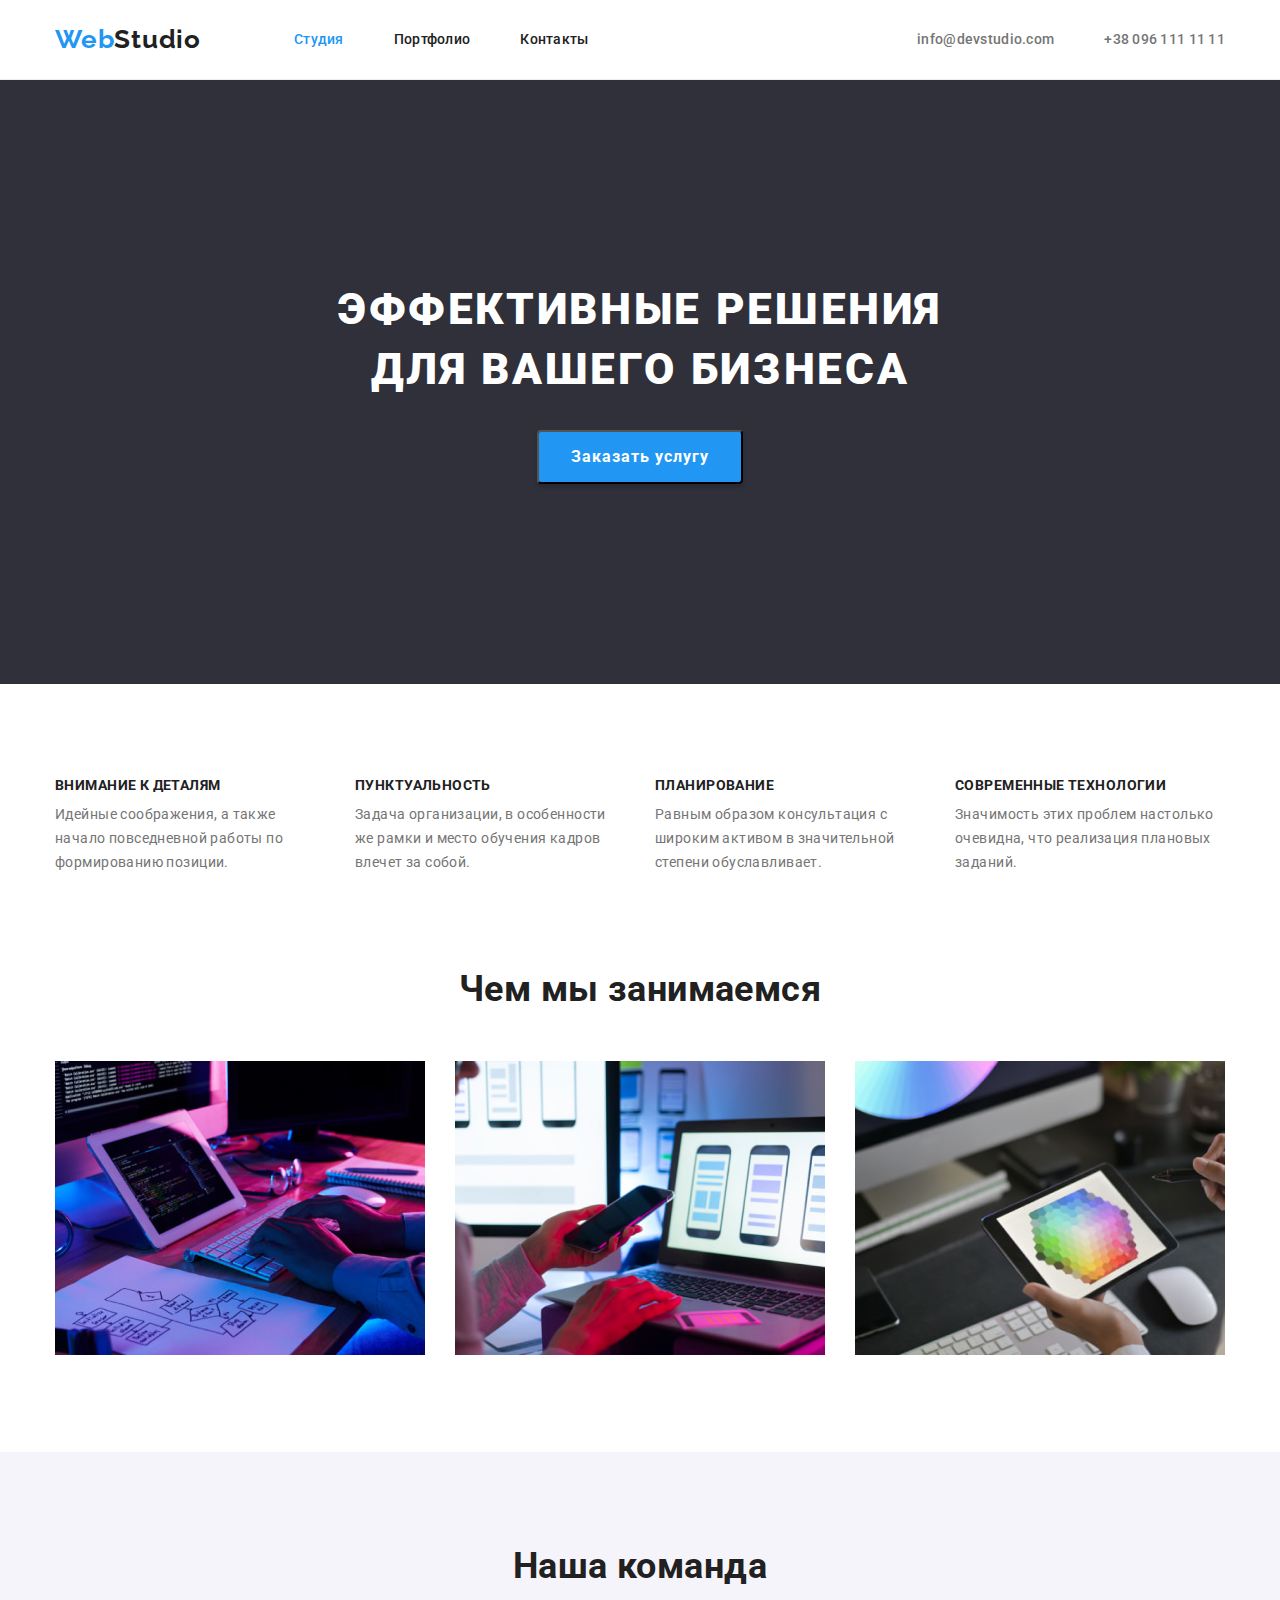
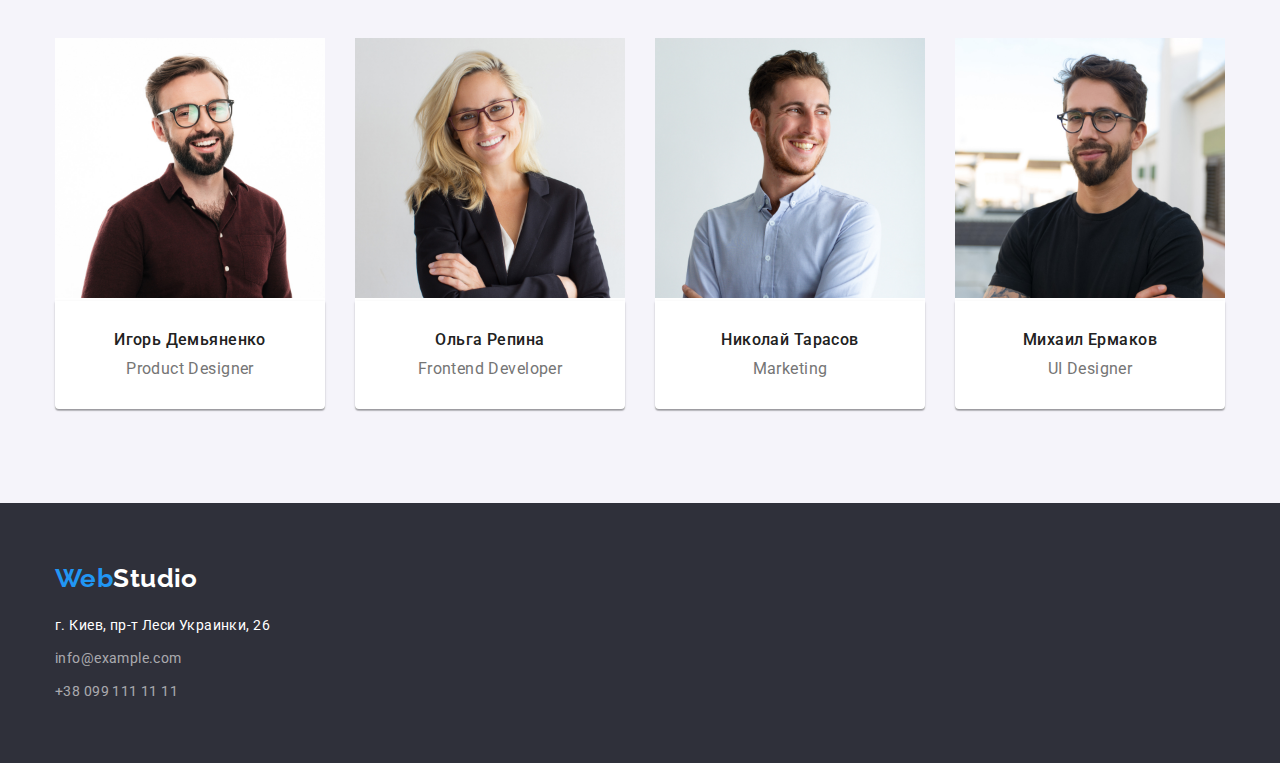
<file: index.html>
<!DOCTYPE html>
<html lang="ru">
<head>
    <meta charset="UTF-8">
    <meta http-equiv="X-UA-Compatible" content="IE=edge">
    <meta name="viewport" content="width=device-width, initial-scale=1.0">
    <title>WebStudio</title>
    <link rel="stylesheet" href="https://cdn.jsdelivr.net/npm/modern-normalize@1.1.0/modern-normalize.min.css">
    <link rel="stylesheet" href="./css/style.css">
    <link rel="preconnect" href="https://fonts.googleapis.com">
    <link rel="preconnect" href="https://fonts.gstatic.com" crossorigin>
    <link href="https://fonts.googleapis.com/css2?family=Raleway:wght@700&family=Roboto:wght@400;500;700;900&display=swap"
        rel="stylesheet">
</head>
<body>
    <!-- Navigation-->
        <header class="header">
            <div class="container container-header">
        <nav class="nav">
            <a class="nav-header" href="./index.html"><span class="icon">Web</span>Studio</a>
            <ul class="nav-list">
                <li class="nav-item">
                    <a class="nav-link current" href="./index.html">Студия</a>
                </li>
                <li class="nav-item">
                    <a class="nav-link" href="./portfolio.html">Портфолио</a>
                </li>
                <li class="nav-item">
                    <a class="nav-link" href="">Контакты</a>
                </li>
            </ul>
        </nav>
        <ul class="contact-list">
            <li class="contact-item">
                <a class="contact-link" href="mailto:info@devstudio.com">info@devstudio.com</a>
            </li>
            <li class="contact-item">
                <a class="contact-link" href="tel:+380961111111">+38 096 111 11 11</a>
            </li>
        </ul>
            </div>
    </header>
    <main>
        <!--Hero-->
        <section class="hero">
            <div class="container">
            <h1 class="hero-title">Эффективные решения <br>для вашего бизнеса</br></h1>
                <button class="hero-btn" type="button">Заказать услугу</button>
            </div>
        </section>
        <!--Наши преимущества-->
        <section class="content">
            <div class="container">
            <h2 hidden>Наши особенности</h2>
            <ul class="content-list">
                <li class="content-item">
                    <h3 class="content-subtitle">Внимание к деталям</h3>
                    <p class="content-text">Идейные соображения, а также начало повседневной работы по формированию позиции.</p>
                </li>
                <li class="content-item">
                    <h3 class="content-subtitle">Пунктуальность</h3>
                    <p class="content-text">Задача организации, в особенности же рамки и место обучения кадров влечет за собой.</p>
                </li>
                <li class="content-item">
                    <h3 class="content-subtitle">Планирование</h3>
                    <p class="content-text">Равным образом консультация с широким активом в значительной степени обуславливает.</p>
                </li>
                <li class="content-item">
                    <h3 class="content-subtitle">Современные технологии</h3>
                    <p class="content-text">Значимость этих проблем настолько очевидна, что реализация плановых заданий.</p>
                </li>
            </ul>
            </div>
        </section>
        <!--Чем мы занимаемся-->
        <section class="section">
            <div class="container container-image">
            <h2 class="main-title">Чем мы занимаемся</h2>
            <ul class="image-list">
                <li class="image-item">
                    <img class="image-works" src="./images/img.jpg" alt="создание сайта" width="370" height="294">
                </li>
                <li class="image-item">
                    <img class="image-works" src="./images/img-1.jpg" alt="разработка мобильного приложения" width="370" height="294">
                </li>
                <li class="image-item">
                    <img class="image-works" src="./images/img-2.jpg" alt="гамма цветов" width="370" height="294">
                </li>
            </ul>
            </div>
        </section>
        <!--Наша команда-->
        <section class="section team">
            <div class="container">
            <h2 class="main-title">Наша команда</h2>
                <ul class="team-list">
                    <li class="team-item">
                        <img class="team-link" src="./images/img-igor.jpg" alt="фото Игорь Демьяненко дизайнер продукта" width="270" height="260">
                        <div class="team-border">
                        <h3 class="title-avatar">Игорь Демьяненко</h3>
                        <p class="team-text">Product Designer</p>
                        </div>
                    </li>
                    <li class="team-item">
                        <img class="team-link" src="./images/img-olga.jpg" alt="фото Ольга Репина frontend разработчик" width="270" height="260">
                        <div class="team-border">
                        <h3 class="title-avatar">Ольга Репина</h3>
                        <p class="team-text">Frontend Developer</p>
                        </div>
                    </li>
                    <li class="team-item">
                        <img class="team-link" src="./images/img-nikolaj.jpg" alt="фото Николай Тарасов маркитолог" width="270" height="260">
                        <div class="team-border">
                        <h3 class="title-avatar">Николай Тарасов</h3>
                        <p class="team-text">Marketing</p>
                        </div>
                    </li>
                    <li class="team-item">
                        <img class="team-link" src="./images/img-mihail.jpg" alt="фото Михаил Ермаков дизайнер пользовательского интерфейса" width="270" height="260">
                        <div class="team-border">
                        <h3 class="title-avatar">Михаил Ермаков</h3>
                        <p class="team-text">UI Designer</p>
                        </div>
                    </li>
                </ul>
            </div>
        </section>
    </main>
    <!--Подвал-->
    <footer class="footer">
        <div class="container">
        <a class="footer-link" href="./index.html"><span class="icon">Web</span>Studio</a>
        <address class="map">г. Киев, пр-т Леси Украинки, 26</address>
        <ul class="footer-list">
            <li class="footer-item">
                <a class="footer-contact" href="mailto:info@example.com">info@example.com</a>
            </li>
            <li class="footer-item">
                <a class="footer-contact" href="tel:+380991111111">+38 099 111 11 11</a>
            </li>
        </ul>
        </div>
    </footer>
</body>
</html>
</file>
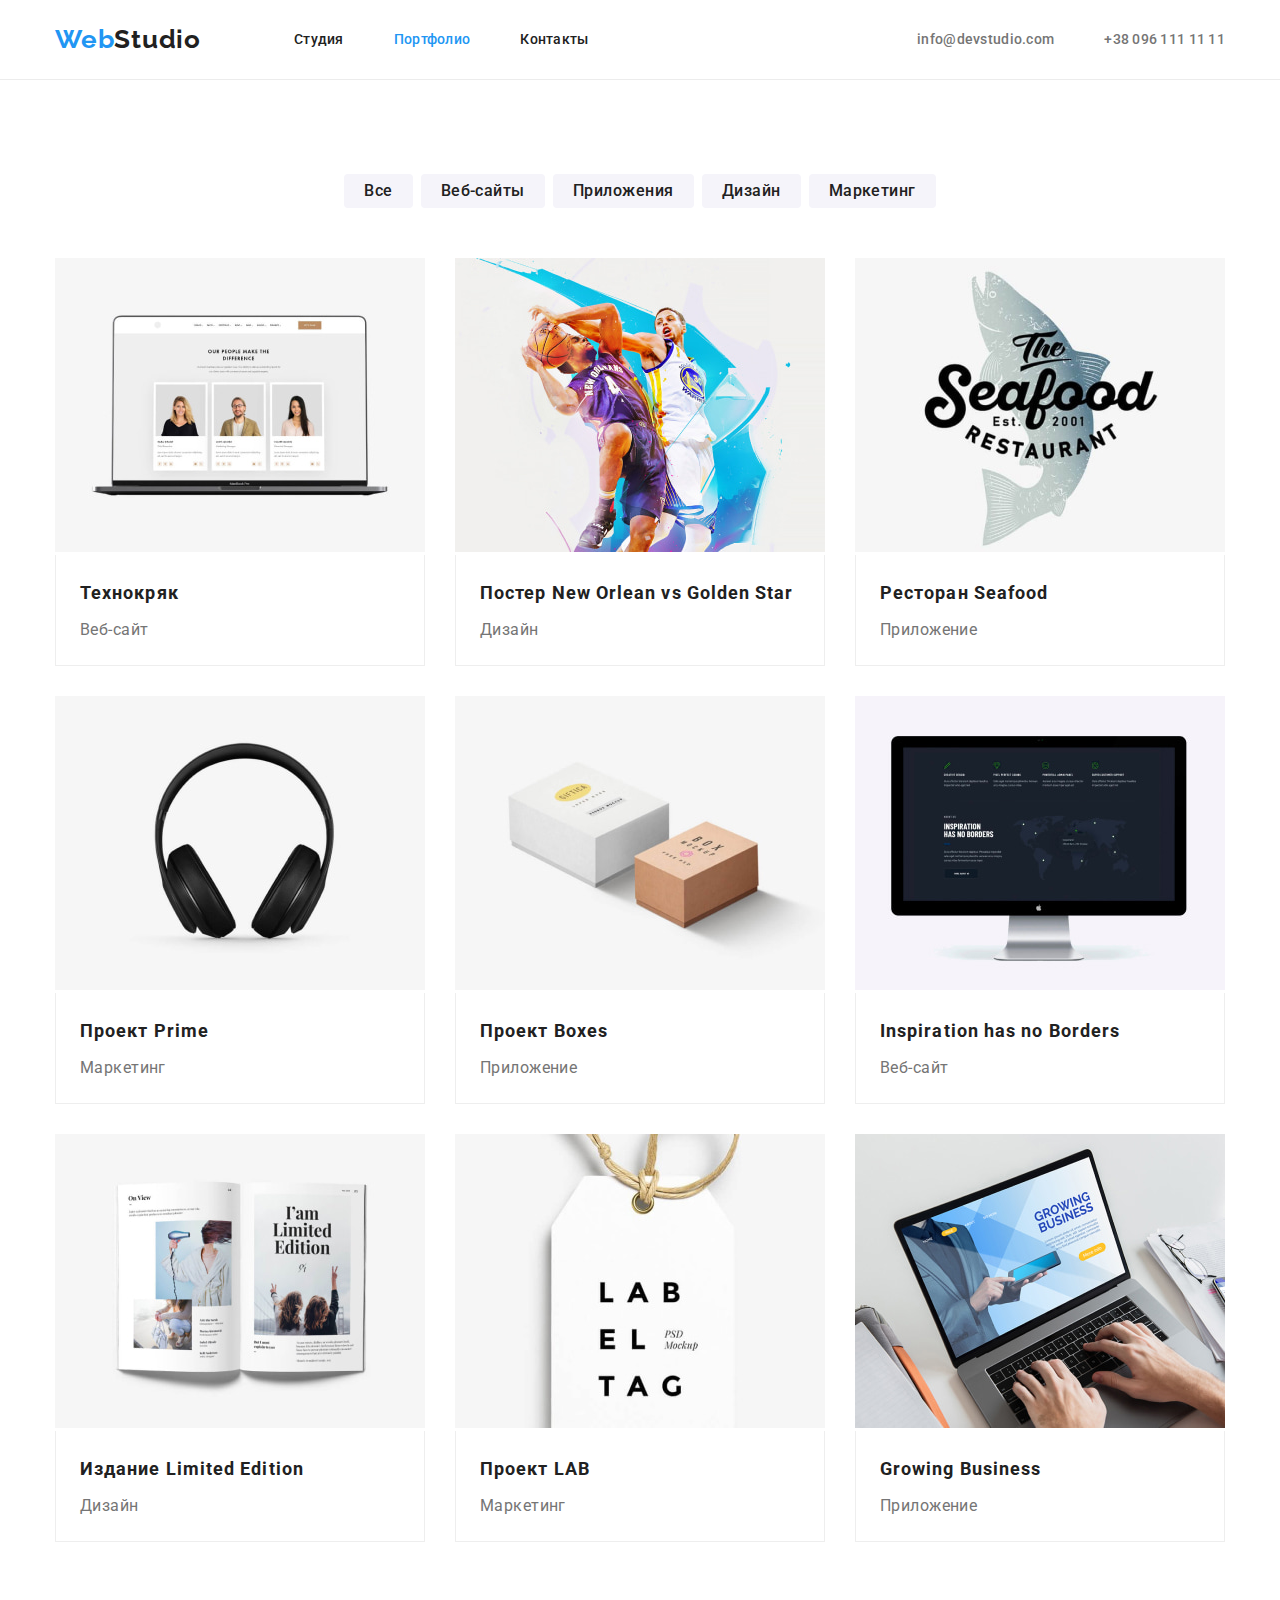
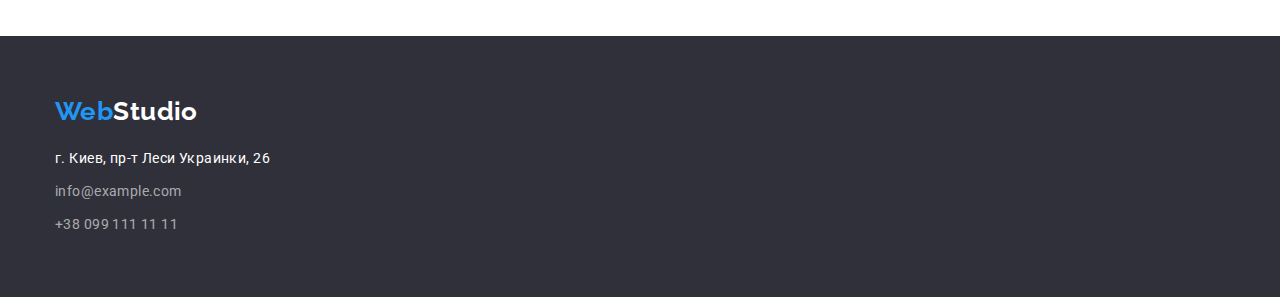
<file: portfolio.html>
<!DOCTYPE html>
<html lang="ru">

<head>
    <meta charset="UTF-8">
    <meta http-equiv="X-UA-Compatible" content="IE=edge">
    <meta name="viewport" content="width=device-width, initial-scale=1.0">
    <title>Портфолио</title>
    <link rel="stylesheet" href="https://cdn.jsdelivr.net/npm/modern-normalize@1.1.0/modern-normalize.min.css">
    <link rel="stylesheet" href="./css/style.css">
    <link rel="preconnect" href="https://fonts.googleapis.com">
    <link rel="preconnect" href="https://fonts.gstatic.com" crossorigin>
    <link href="https://fonts.googleapis.com/css2?family=Raleway:wght@700&family=Roboto:wght@400;500;700;900&display=swap"
        rel="stylesheet">
    </head>
<body>
    <!-- Navigation-->
        <header class="header">
            <div class="container container-header">
                <nav class="nav">
                    <a class="nav-header" href="./index.html"><span class="icon">Web</span>Studio</a>
                    <ul class="nav-list">
                        <li class="nav-item">
                            <a class="nav-link" href="./index.html">Студия</a>
                        </li>
                        <li class="nav-item">
                            <a class="nav-link current" href="./portfolio.html">Портфолио</a>
                        </li>
                        <li class="nav-item">
                            <a class="nav-link" href="">Контакты</a>
                        </li>
                    </ul>
                </nav>
                <ul class="contact-list">
                    <li class="contact-item">
                        <a class="contact-link" href="mailto:info@devstudio.com">info@devstudio.com</a>
                    </li>
                    <li class="contact-item">
                        <a class="contact-link" href="tel:+380961111111">+38 096 111 11 11</a>
                    </li>
                </ul>
            </div>
        </header>
    <main>
        <!-- Filters portfolio -->
        <section class="portfolio">
            <div class="container">
            <h2 hidden>Portfolio</h2>
            <ul class="button-list">
                <li class="button-item">
                    <button class="dropdown" type="button">Все</button>
                </li>
                <li class="button-item">
                    <button class="dropdown" type="button">Веб-сайты</button>
                </li>
                <li class="button-item">
                    <button class="dropdown" type="button">Приложения</button>
                </li>
                <li class="button-item">
                    <button class="dropdown" type="button">Дизайн</button>
                </li>
                <li class="button-item">
                    <button class="dropdown" type="button">Маркетинг</button>
                </li>
            </ul>
            <!--Foto Portfolio -->
            <ul class="gallery-list">
                <li class="gallery-item">
                    <a href="">
                    <img class="gallery-pic" src="./images/techcryk.jpg" alt="страница веб сайта на ноутбуке" width="370" height="294">
                    <div class="gallery-border">
                    <h3 class="gallery-title">Технокряк</h3>
                    <p class="gallery-description">Веб-сайт</p>
                    </div>
                    </a>
                </li>
                <li class="gallery-item">
                    <a href="">
                    <img class="gallery-pic" src="./images/poster-orlean-colden.jpg" alt="постер баскетбольный два баскетболиста" width="370" height="294">
                    <div class="gallery-border">
                    <h3 class="gallery-title">Постер New Orlean vs Golden Star</h3>
                    <p class="gallery-description">Дизайн</p>
                    </div>
                    </a>
                </li>
                <li class="gallery-item">
                    <a href="">
                    <img class="gallery-pic" src="./images/seafood.jpg" alt="логотип ресторана seafood" width="370" height="294">
                    <div class="gallery-border">
                    <h3 class="gallery-title">Ресторан Seafood</h3>
                    <p class="gallery-description">Приложение</p>
                    </div>
                    </a>
                </li>
                <li class="gallery-item">
                    <a href="">
                    <img class="gallery-pic" src="./images/prime.jpg" alt="наушники" width="370" height="294">
                    <div class="gallery-border">
                    <h3 class="gallery-title">Проект Prime</h3>
                    <p class="gallery-description">Маркетинг</p>
                    </div>
                    </a>
                </li>
                <li class="gallery-item">
                    <a href="">
                    <img class="gallery-pic" src="./images/boxes.jpg" alt="картонные упаковочные коробки" width="370" height="294">
                    <div class="gallery-border">
                    <h3 class="gallery-title">Проект Boxes</h3>
                    <p class="gallery-description">Приложение</p>
                    </div>
                    </a>
                </li>
                <li class="gallery-item">
                    <a href="">
                    <img class="gallery-pic" src="./images/borders.jpg" alt="страница сайта" width="370" height="294">
                    <div class="gallery-border">
                    <h3 class="gallery-title">Inspiration has no Borders</h3>
                    <p class="gallery-description">Веб-сайт</p>
                    </div>
                    </a>
                </li>
                <li class="gallery-item">
                    <a href="">
                    <img class="gallery-pic" src="./images/limited-edition.jpg" alt="книжное ездание Limited Edition" width="370" height="294">
                    <div class="gallery-border">
                    <h3 class="gallery-title">Издание Limited Edition</h3>
                    <p class="gallery-description">Дизайн</p>
                    </div>
                    </a>
                </li>
                <li class="gallery-item">
                    <a href="">
                    <img class="gallery-pic" src="./images/lab.jpg" alt="ярлык с надписью lab" width="370" height="294">
                    <div class="gallery-border">
                    <h3 class="gallery-title">Проект LAB</h3>
                    <p class="gallery-description">Маркетинг</p>
                    </div>
                    </a>
                </li>
                <li class="gallery-item">
                    <a href="">
                    <img class="gallery-pic" src="./images/growing.jpg" alt="страница сайта growing business" width="370" height="294">
                    <div class="gallery-border">
                    <h3 class="gallery-title">Growing Business</h3>
                    <p class="gallery-description">Приложение</p>
                    </div>
                    </a>
                </li>
            </ul>
            </div>
        </section>
    </main>
    <!--Footer-->
    <footer class="footer">
        <div class="container">
            <a class="footer-link" href="./index.html"><span class="icon">Web</span>Studio</a>
            <address class="map">г. Киев, пр-т Леси Украинки, 26</address>
            <ul class="footer-list">
                <li class="footer-item">
                    <a class="footer-contact" href="mailto:info@example.com">info@example.com</a>
                </li>
                <li class="footer-item">
                    <a class="footer-contact" href="tel:+380991111111">+38 099 111 11 11</a>
                </li>
            </ul>
        </div>
    </footer>
</body>
</html>
</file>
<file: css/style.css>
:root {
  /* Основные шрифты */
  --main-font: Roboto, sans-serif;
  --secondary-font: Raleway, sans-serif;
  /* Фоны */
  --white-theme: #ffffff;
  --secondary-theme: #f5f4fa;
  --dark-background: #2f303a;
  /* Цвета текста */
  --main-text: #212121;
  --gray-text: #757575;
  --white-text: #ffffff;
  /* Эфект hover */
  --blue-hover: #2196f3;
  /*Фон кнопки  */
  --blue-bnt: #2196f3;
}

body {
  color: var(--white-theme);
  font-family: var(--main-font);
  font-size: 14px;
  font-weight: 400;
  letter-spacing: 0.03em;
}

h1,
h2,
h3,
p,
ul {
  list-style: none;
  padding-left: 0;
  margin-top: 0;
  margin-bottom: 0;
}

a {
  text-decoration: none;
}

.container {
  width: 1200px;
  padding-left: 15px;
  padding-right: 15px;
  margin: 0 auto;
}

/* Header */
/* color-text */
.header {
  padding-top: 24px;
  padding-bottom: 24px;
  border-bottom: 1px solid #ececec;
}

.container-header {
  display: flex;
  align-items: center;
}

.nav {
  display: flex;
  align-items: center;
}

.nav-header {
  color: var(--main-text);
  font-family: var(--secondary-font);
  font-weight: 700;
  font-size: 26px;
  line-height: 1.19;
  letter-spacing: 0.03em;
}

.icon {
  color: var(--blue-hover);
}

/* Navigation */
/* block */

.nav-list {
  display: flex;
  margin-left: 93px;
}

.nav-item {
  margin-right: 50px;
}

.nav-item:last-child {
  margin-right: 0;
}

.contact-list {
  display: flex;
  margin-left: auto;
}

.contact-item {
  margin-right: 50px;
}

.contact-item:last-child {
  margin-right: 0;
}

/* color-text */
.nav-link {
  color: var(--main-text);
  font-weight: 500;
  line-height: 1.14;
  letter-spacing: 0.02em;
}

.nav-link.current {
  color: var(--blue-hover);
}

.contact-link {
  color: var(--gray-text);
  font-weight: 500;
  line-height: 1.14;
  letter-spacing: 0.02em;
}

.nav-link:hover,
.nav-link:focus {
  color: var(--blue-hover);
}

.contact-link:hover,
.contact-link:focus {
  color: var(--blue-hover);
}

/* Hero */
/* color-text */
.hero {
  background-color: var(--dark-background);
  padding-top: 200px;
  padding-bottom: 200px;
  text-align: center;
}

.hero-title {
  color: var(--white-text);
  font-weight: 900;
  font-size: 44px;
  line-height: 1.36;
  letter-spacing: 0.06em;
  text-transform: uppercase;
}

.hero-btn {
  color: var(--white-text);
  font-weight: 700;
  font-size: 16px;
  line-height: 1.87;
  letter-spacing: 0.06em;
  cursor: pointer;
  font-family: inherit;
  margin-top: 30px;
  padding-top: 10px;
  padding-right: 32px;
  padding-bottom: 10px;
  padding-left: 32px;
  background: var(--blue-bnt);
  box-shadow: 0px 4px 4px rgba(0, 0, 0, 0.15);
  border-radius: 4px;
}

/* section Content */

.content {
  padding-top: 94px;
}

.content-list {
  display: flex;
}

.content-item {
  margin-right: 30px;
  width: 270px;
}

.content-item:last-child {
  margin-right: 0;
}

/* color-text */
.content-subtitle {
  color: var(--main-text);
  font-weight: 700;
  font-size: 14px;
  line-height: 1.14;
  text-transform: uppercase;
}

.content-text {
  color: var(--gray-text);
  line-height: 1.71;
  margin-top: 10px;
}

/* section image-works */

.section {
  padding-top: 94px;
  padding-bottom: 94px;
}

/* color-text */
.main-title {
  color: var(--main-text);
  font-weight: 700;
  font-size: 36px;
  line-height: 1.16;
  margin-bottom: 50px;
}

.image-list {
  display: flex;
}

.image-item {
  margin-right: 30px;
}

.image-item:last-child {
  margin-right: 0;
}

/* section team */

.team {
  background-color: var(--secondary-theme);
}

.main-title {
  text-align: center;
}

.team-list {
  display: flex;
}

.team-item {
  background-color: var(--white-theme);
  margin-right: 30px;
}

.team-item:last-child {
  margin-right: 0;
}

.team-border {
  box-shadow: 0px 1px 3px rgba(0, 0, 0, 0.12), 0px 1px 1px rgba(0, 0, 0, 0.14),
    0px 2px 1px rgba(0, 0, 0, 0.2);
  border-radius: 0px 0px 4px 4px;
  text-align: center;
  padding-top: 30px;
  padding-bottom: 30px;
}

/* color-text */

.title-avatar {
  color: var(--main-text);
  font-weight: 500;
  font-size: 16px;
  line-height: 1.18;
  margin-bottom: 10px;
}

.team-text {
  color: var(--gray-text);
  font-size: 16px;
  line-height: 1.18;
}

/* footer */
/* color-text */
.footer {
  background-color: var(--dark-background);
  padding-top: 60px;
  padding-bottom: 60px;
}

.footer-link {
  color: var(--white-text);
  font-family: var(--secondary-font);
  font-weight: 700;
  font-size: 26px;
  line-height: 1.19;
  display: block;
  margin-bottom: 20px;
}

.map {
  color: var(--white-text);
  line-height: 1.71;
  font-style: normal;
  margin-bottom: 9px;
}

.footer-item {
  margin-bottom: 9px;
}

.footer-item:last-child {
  margin-bottom: 0;
}

.footer-contact {
  color: rgba(255, 255, 255, 0.6);
  line-height: 1.71;
}

.footer-contact:hover,
.footer-contact:focus {
  color: var(--blue-hover);
}

/* ПОРТФОЛИО */

.portfolio {
  padding-top: 94px;
  padding-bottom: 94px;
}

.button-list {
  display: flex;
  justify-content: center;
  margin-bottom: 50px;
}

.button-item {
  margin-right: 8px;
}

.button-item:last-child {
  margin-right: 0;
}

/* color-text */
.dropdown {
  padding: 4px 20px;
  border: none;

  color: var(--main-text);
  cursor: pointer;
  background-color: var(--secondary-theme);
  font-weight: 500;
  font-size: 16px;
  line-height: 1.62;
  border-radius: 4px;
  font-family: inherit;
  letter-spacing: 0.03em;
}

.dropdown:hover,
.dropdown:focus {
  color: var(--white-text);
  background-color: var(--blue-hover);
  box-shadow: 0px 3px 1px rgba(0, 0, 0, 0.1), 0px 1px 2px rgba(0, 0, 0, 0.08),
    0px 2px 2px rgba(0, 0, 0, 0.12);
  border-radius: 4px;
}

.gallery-list {
  display: flex;
  flex-wrap: wrap;
  margin-top: -30px;
  margin-left: -30px;
}

.gallery-border {
  padding-top: 20px;
  padding-right: 24px;
  padding-bottom: 20px;
  padding-left: 24px;
  background: #ffffff;
  border-right: 1px solid #eeeeee;
  border-bottom: 1px solid #eeeeee;
  border-left: 1px solid #eeeeee;
  box-sizing: border-box;
}

.gallery-item {
  margin-top: 30px;
  margin-left: 30px;
}

.gallery-title {
  color: var(--main-text);
  font-weight: 700;
  font-size: 18px;
  line-height: 2;
  letter-spacing: 0.06em;
  margin-bottom: 4px;
}

.gallery-description {
  color: var(--gray-text);
  font-size: 16px;
  line-height: 1.87;
}
</file>
